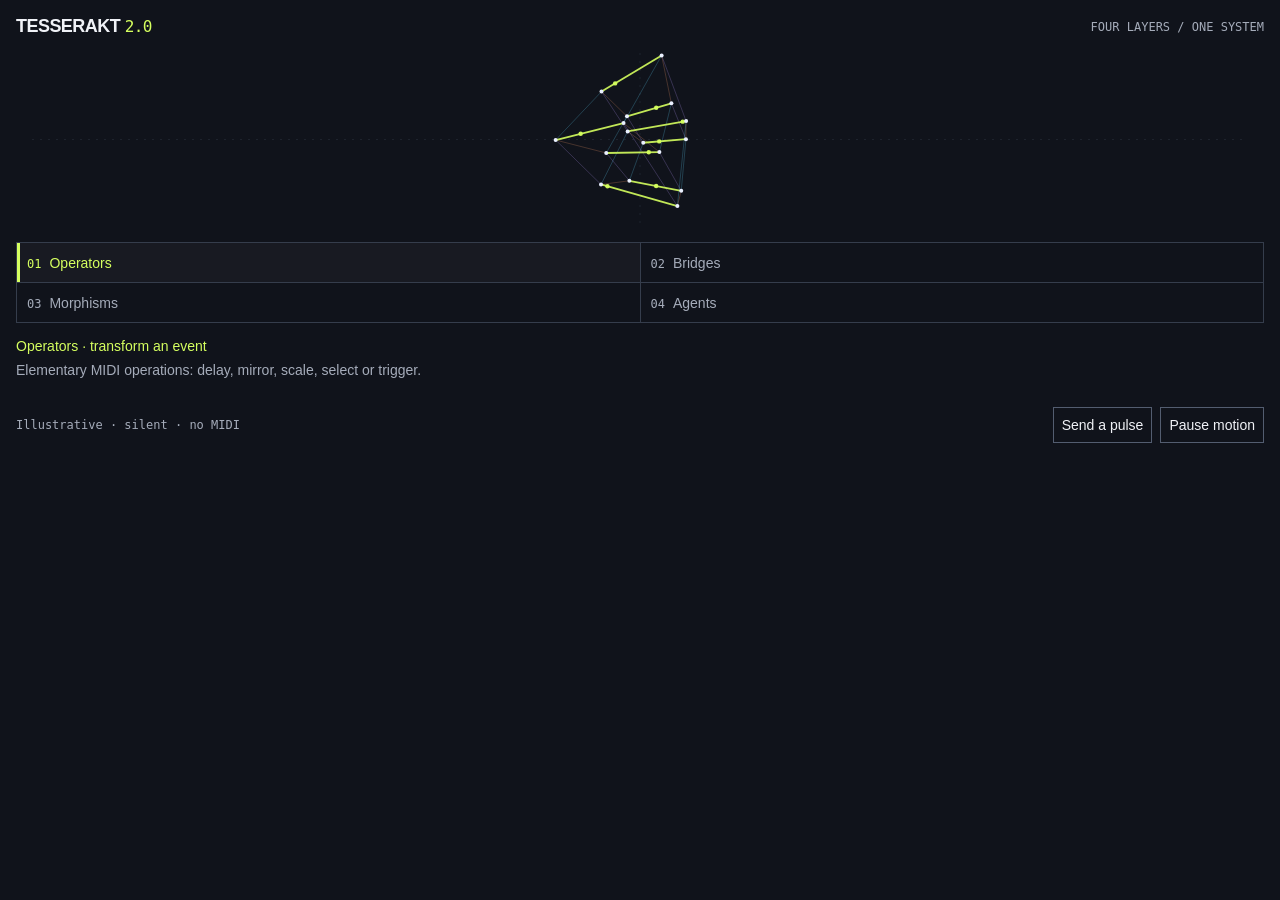
<file: portal/index.html>
<!doctype html>
<html lang="en"><head><meta charset="utf-8"><meta name="viewport" content="width=device-width,initial-scale=1"><title>Tesserakt 2.0 — interactive preview</title><style>
:root{color-scheme:dark;--operators:#d5ff5f;--bridges:#63d8ff;--morphisms:#bb9bff;--agents:#ff9e6b}*{box-sizing:border-box}body{margin:0;background:#10131b;color:#f0f2f7;font:16px Arial,Helvetica,sans-serif}.instrument{padding:16px}header{display:flex;justify-content:space-between;align-items:center;gap:12px}h1{font-size:18px;letter-spacing:-.03em;margin:0}h1 span{font:16px monospace;color:#d5ff5f}header>span{font:12px monospace;color:#a5acba}canvas{display:block;width:100%;height:205px;touch-action:pan-y}.layer-controls{display:grid;grid-template-columns:1fr 1fr;border-top:1px solid #353d4c;border-left:1px solid #353d4c}.layer-controls button{font:14px Arial,sans-serif;text-align:left;color:#a5acba;border:0;border-right:1px solid #353d4c;border-bottom:1px solid #353d4c;background:transparent;min-height:40px;padding:10px;cursor:pointer}.layer-controls span{font:12px monospace;margin-right:8px}.layer-controls button:nth-child(1){--layer:#d5ff5f}.layer-controls button:nth-child(2){--layer:#63d8ff}.layer-controls button:nth-child(3){--layer:#bb9bff}.layer-controls button:nth-child(4){--layer:#ff9e6b}.layer-controls button[aria-pressed=true]{color:var(--layer);background:#ffffff08;box-shadow:inset 3px 0 var(--layer)}.scene-caption{margin-top:14px;min-height:70px}.scene-caption strong{font-size:14px;font-weight:400;color:#d5ff5f}.scene-caption p{font-size:14px;line-height:1.4;color:#a5acba;margin:6px 0 14px}footer{display:flex;gap:8px;align-items:center;justify-content:space-between;flex-wrap:wrap}footer>span{font:12px/1.4 monospace;color:#a5acba}footer>div{display:flex;gap:8px}footer button{font:14px Arial,sans-serif;padding:8px;color:#f0f2f7;border:1px solid #535d70;background:transparent;cursor:pointer;min-height:36px}button:hover{background:#ffffff0c}button:focus-visible{outline:2px solid #d5ff5f;outline-offset:2px}button:disabled{opacity:.5;cursor:default}@media(max-width:350px){.instrument{padding:12px}canvas{height:170px}header>span{display:none}.scene-caption{min-height:84px}}
</style></head>
<body><main class="instrument" data-instrument><header><h1>TESSERAKT <span>2.0</span></h1><span>FOUR LAYERS / ONE SYSTEM</span></header>
<canvas role="img" aria-label="A tesseract projection. Select a layer to highlight a different set of connections."></canvas>
<div class="layer-controls" role="group" aria-label="Explore a layer"><button data-layer="0" type="button" aria-pressed="true"><span>01</span>Operators</button><button data-layer="1" type="button" aria-pressed="false"><span>02</span>Bridges</button><button data-layer="2" type="button" aria-pressed="false"><span>03</span>Morphisms</button><button data-layer="3" type="button" aria-pressed="false"><span>04</span>Agents</button></div>
<div class="scene-caption" aria-live="polite"><strong data-layer-title>Operators · transform an event</strong><p data-layer-description>Elementary MIDI operations: delay, mirror, scale, select or trigger.</p></div>
<footer><span>Illustrative · silent · no MIDI</span><div><button data-pulse type="button">Send a pulse</button><button data-motion type="button" aria-pressed="true">Pause motion</button></div></footer>
<noscript><p>Operators transform; bridges connect; morphisms articulate; agents organise.</p></noscript></main><script>/* Shared visual metaphor; no MIDI, audio, storage, imports or network requests. */
(() => {
  'use strict';
  const root = document.querySelector('[data-instrument]');
  if (!root) return;
  const canvas = root.querySelector('canvas'), ctx = canvas.getContext('2d');
  const buttons = [...root.querySelectorAll('[data-layer]')];
  const motionButton = root.querySelector('[data-motion]');
  const pulseButton = root.querySelector('[data-pulse]');
  const title = root.querySelector('[data-layer-title]');
  const description = root.querySelector('[data-layer-description]');
  const params = new URLSearchParams(location.search), token = params.get('prlToken');
  const embedded = window.parent !== window;
  const reduced = matchMedia('(prefers-reduced-motion: reduce)');
  const colours = ['#d5ff5f', '#63d8ff', '#bb9bff', '#ff9e6b'];
  const labels = [
    ['Operators · transform an event', 'Elementary MIDI operations: delay, mirror, scale, select or trigger.'],
    ['Bridges · connect different worlds', 'Translate and connect MIDI, OSC, sensors, notation and visual systems.'],
    ['Morphisms · articulate relationships', 'Shape transformations into patterns, gestures and structures over time.'],
    ['Agents · organise behaviour', 'Cue, prompt, repeat and coordinate processes across a performance.']
  ];
  // The 16 vertices and 32 edges of a tesseract; colour denotes edge dimension.
  const vertices = Array.from({length:16}, (_,i) => [0,1,2,3].map(d => (i >> d & 1) ? 1 : -1));
  const edges = [];
  vertices.forEach((_,i) => { for(let d=0;d<4;d++) { const j=i^(1<<d); if(j>i) edges.push([i,j,d]); } });
  let selected=0, phase=.65, pulse=0, width=320, height=300, raf=0, previous=0;
  let motion=!reduced.matches && params.get('motion')!=='off';
  let parentActive=params.get('motion')!=='off', inView=true, pointerX=0, pointerY=0;
  function rotate(v,a,b,t){const x=v[a],y=v[b];v[a]=x*Math.cos(t)-y*Math.sin(t);v[b]=x*Math.sin(t)+y*Math.cos(t);}
  function project(v){
    const p=[...v];
    rotate(p,0,3,phase*.31); rotate(p,1,2,.45+phase*.19);
    rotate(p,0,2,.5+pointerX*.35); rotate(p,1,3,.25+pointerY*.25);
    const w=3.5/(3.5-p[3]), z=5/(5-p[2]*w);
    return [p[0]*w*z,p[1]*w*z,p[2]];
  }
  function draw(){
    if(!ctx)return;
    ctx.clearRect(0,0,width,height);
    const projected=vertices.map(project);
    const scale=Math.min(width*.41/Math.max(...projected.map(p=>Math.abs(p[0]))),height*.41/Math.max(...projected.map(p=>Math.abs(p[1]))));
    const points=projected.map(p=>[width/2+p[0]*scale,height/2+p[1]*scale,p[2]]);
    // Quiet reference axes keep the moving projection spatially legible.
    ctx.strokeStyle='#48536444';ctx.lineWidth=1;ctx.setLineDash([2,6]);
    ctx.beginPath();ctx.moveTo(width/2,16);ctx.lineTo(width/2,height-16);ctx.moveTo(16,height/2);ctx.lineTo(width-16,height/2);ctx.stroke();ctx.setLineDash([]);
    for(const [a,b,d] of [...edges].sort((u,v)=>(u[2]===selected)-(v[2]===selected))){
      const p=points[a],q=points[b],focus=d===selected;
      ctx.globalAlpha=focus?.9:.23;ctx.strokeStyle=colours[d];ctx.lineWidth=focus?1.8:1;
      ctx.beginPath();ctx.moveTo(p[0],p[1]);ctx.lineTo(q[0],q[1]);ctx.stroke();
      if(focus){
        const t=((phase*.32+a*.071)%1+1)%1;
        const x=p[0]+(q[0]-p[0])*t,y=p[1]+(q[1]-p[1])*t;
        ctx.globalAlpha=.95;ctx.fillStyle=colours[d];ctx.beginPath();ctx.arc(x,y,2.2+pulse*1.6,0,Math.PI*2);ctx.fill();
      }
    }
    ctx.globalAlpha=1;
    for(const p of points){ctx.fillStyle='#eaf0ff';ctx.beginPath();ctx.arc(p[0],p[1],2,0,Math.PI*2);ctx.fill();}
    if(pulse>0){ctx.strokeStyle=colours[selected];ctx.globalAlpha=pulse*.3;ctx.lineWidth=1;ctx.beginPath();ctx.arc(width/2,height/2,(1-pulse)*Math.min(width,height)*.65+12,0,Math.PI*2);ctx.stroke();ctx.globalAlpha=1;}
  }
  function running(){return !!ctx && motion && parentActive && inView && !document.hidden;}
  function frame(t){
    raf=0;if(!running())return;
    if(!previous)previous=t;
    const delta=t-previous;
    if(delta>=1000/30){const dt=Math.min(delta,70)/1000;phase+=dt*.52;pulse=Math.max(0,pulse-dt*.8);previous=t;draw();}
    raf=requestAnimationFrame(frame);
  }
  function sync(){
    cancelAnimationFrame(raf);raf=0;previous=0;
    motionButton.textContent=motion?'Pause motion':'Enable motion';
    motionButton.setAttribute('aria-pressed',String(motion));
    motionButton.disabled=embedded&&!parentActive;
    draw();if(running())raf=requestAnimationFrame(frame);
  }
  function reportSize(){if(embedded)parent.postMessage({type:'prl:resize',token,height:Math.ceil(document.body.getBoundingClientRect().height)},'*');}
  function resize(){
    width=Math.max(1,canvas.clientWidth);height=Math.max(1,canvas.clientHeight);
    const ratio=Math.min(window.devicePixelRatio||1,1.75);
    canvas.width=Math.round(width*ratio);canvas.height=Math.round(height*ratio);
    if(ctx)ctx.setTransform(ratio,0,0,ratio,0,0);draw();reportSize();
  }
  buttons.forEach(button=>button.addEventListener('click',()=>{
    selected=Number(button.dataset.layer);
    buttons.forEach(b=>b.setAttribute('aria-pressed',String(b===button)));
    title.textContent=labels[selected][0];title.style.color=colours[selected];description.textContent=labels[selected][1];draw();reportSize();
  }));
  pulseButton.addEventListener('click',()=>{pulse=1;phase+=.3;draw();});
  motionButton.addEventListener('click',()=>{motion=!motion;sync();});
  canvas.addEventListener('pointermove',event=>{
    if(!running()||reduced.matches)return;
    const rect=canvas.getBoundingClientRect();pointerX=(event.clientX-rect.left)/rect.width-.5;pointerY=(event.clientY-rect.top)/rect.height-.5;
  });
  canvas.addEventListener('pointerleave',()=>{pointerX=0;pointerY=0;});
  window.addEventListener('message',event=>{
    if(!embedded||!token||event.source!==parent||event.data?.token!==token||event.data.type!=='prl:visibility'||typeof event.data.active!=='boolean')return;
    parentActive=event.data.active;sync();
  });
  reduced.addEventListener('change',()=>{if(reduced.matches)motion=false;sync();});
  document.addEventListener('visibilitychange',sync);
  window.addEventListener('pagehide',()=>{cancelAnimationFrame(raf);raf=0;});
  window.addEventListener('pageshow',sync);
  if('ResizeObserver' in window)new ResizeObserver(resize).observe(root);else window.addEventListener('resize',resize);
  if('IntersectionObserver' in window)new IntersectionObserver(entries=>{inView=entries[0].isIntersecting;sync();},{threshold:0}).observe(root);
  if(!ctx){canvas.hidden=true;pulseButton.disabled=true;motionButton.hidden=true;}
  resize();sync();
  if(embedded)parent.postMessage({type:'prl:ready',token},'*');
})();
</script></body></html>
</file>
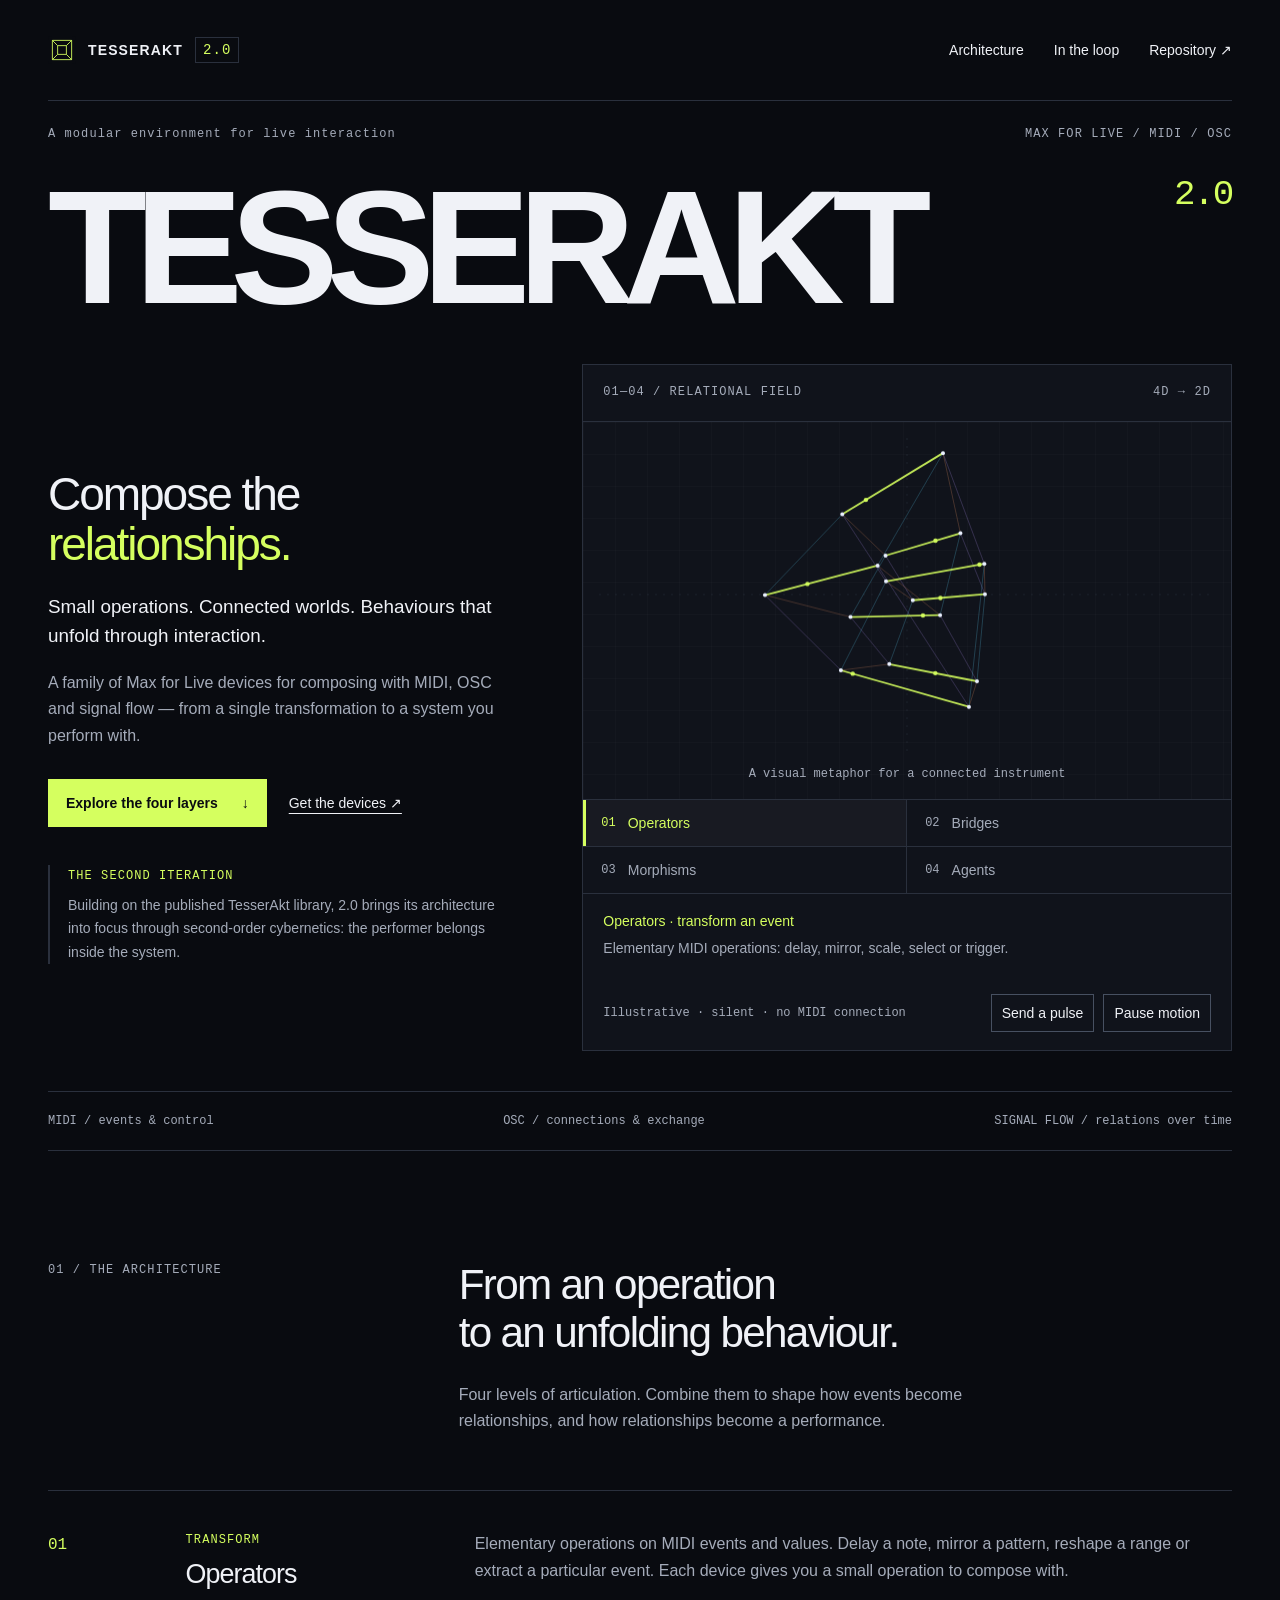
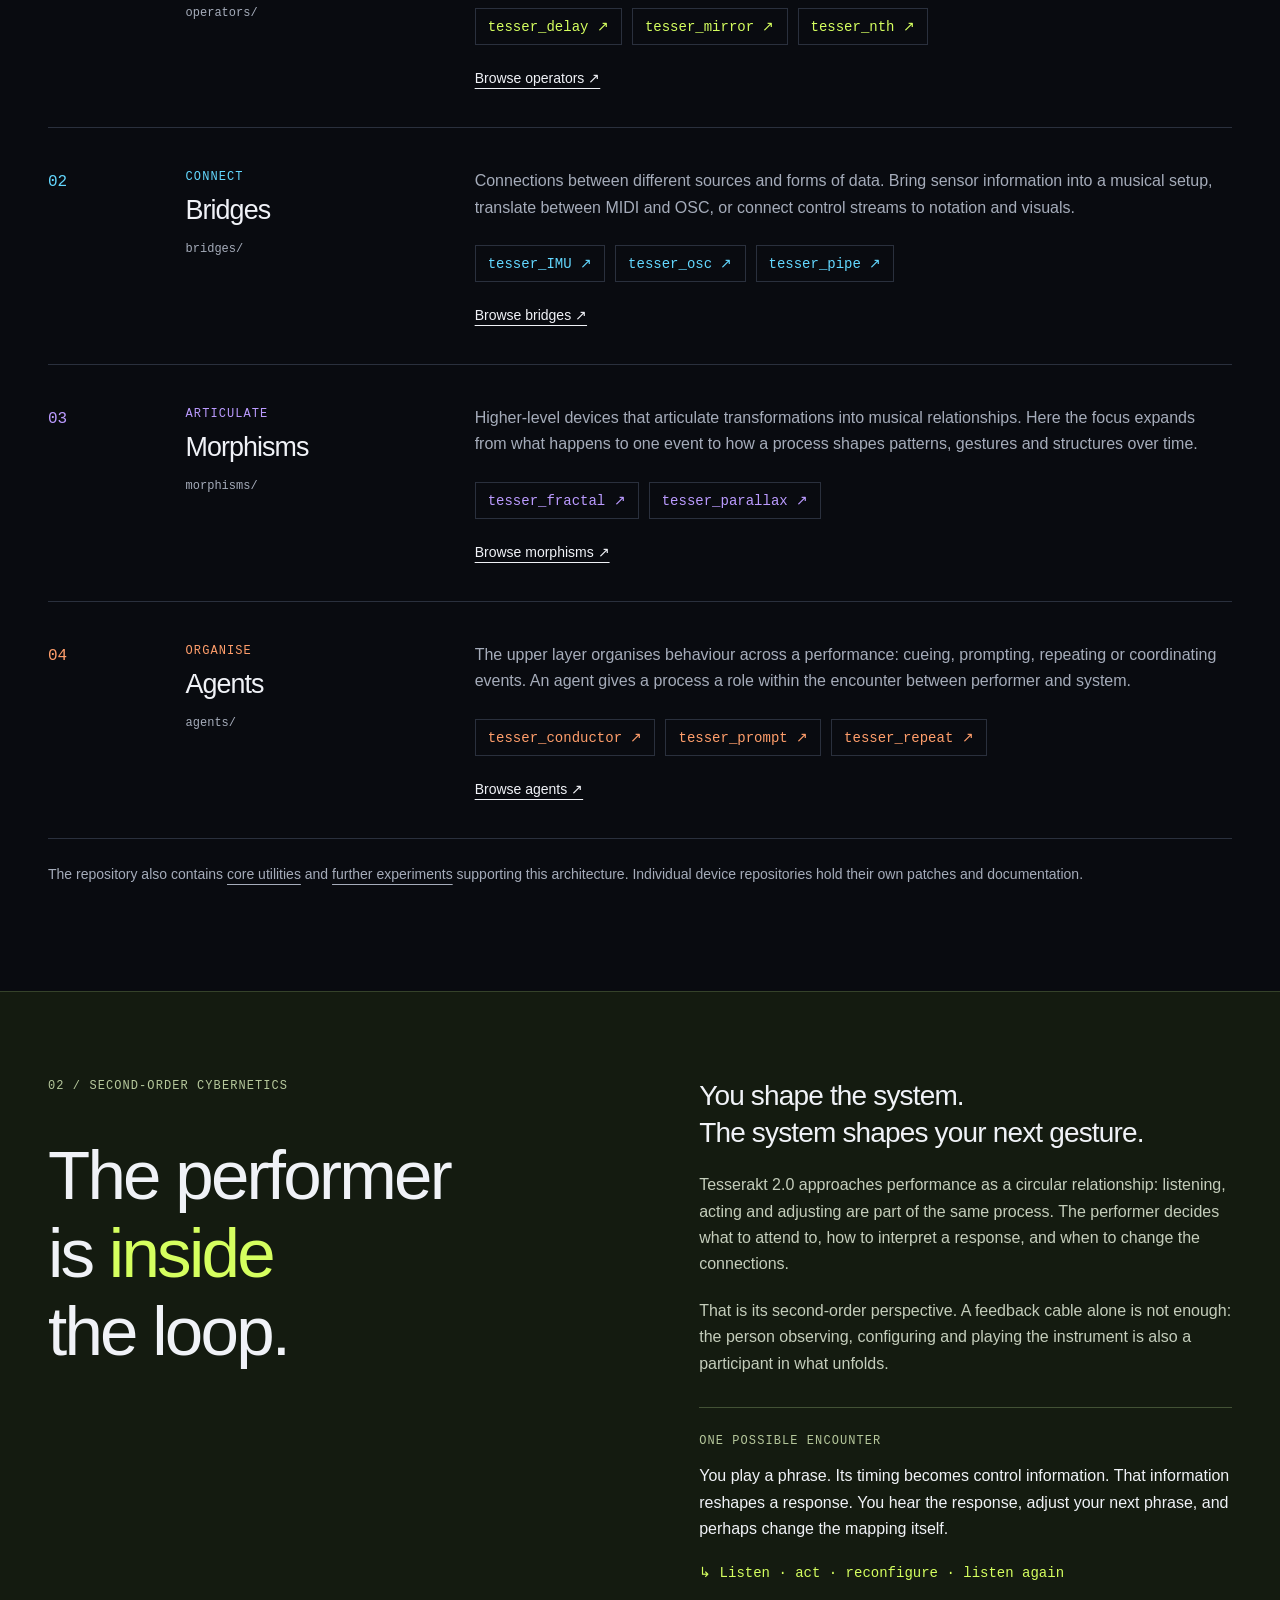
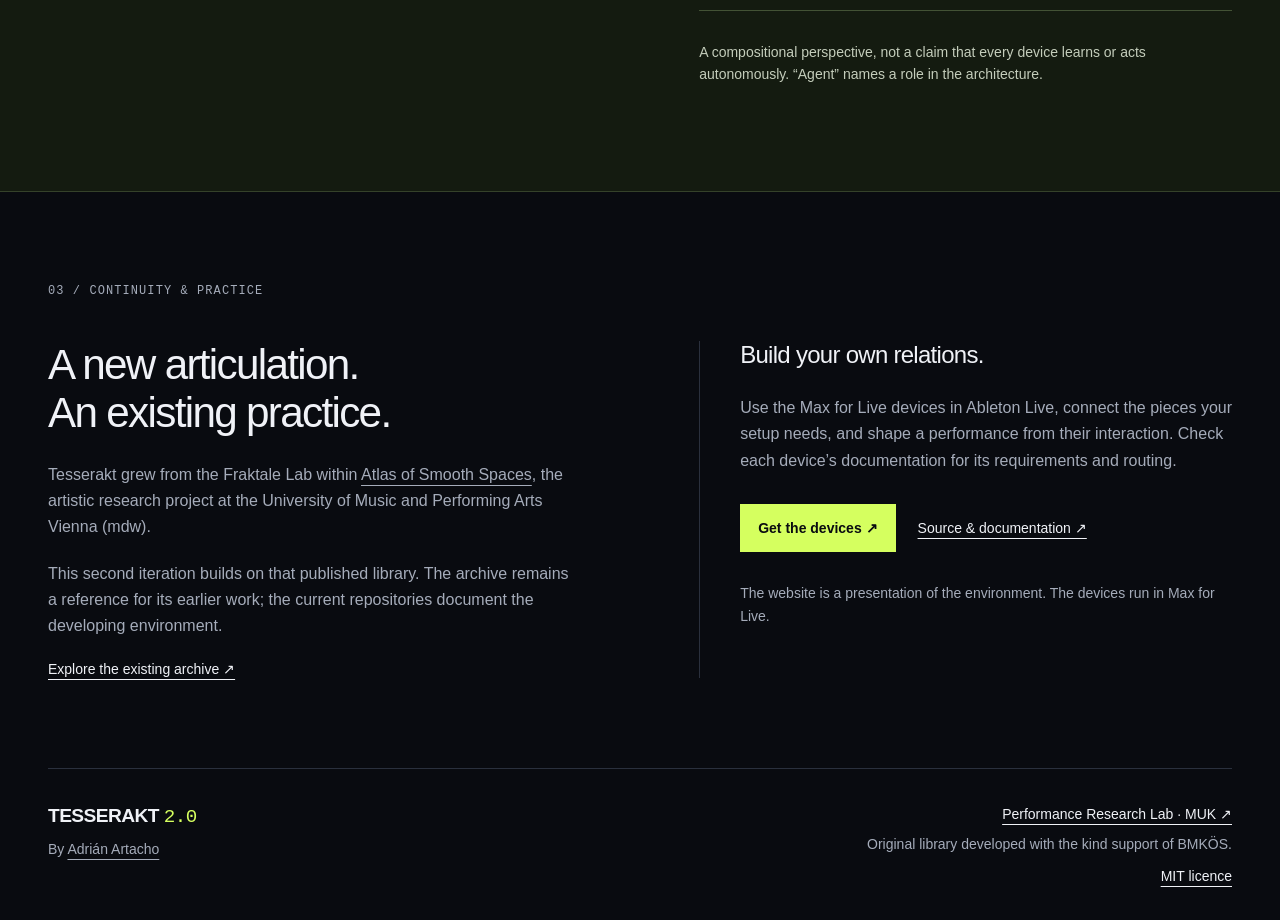
<file: site/index.html>
<!doctype html>
<html lang="en">
<head>
  <meta charset="utf-8">
  <meta name="viewport" content="width=device-width, initial-scale=1">
  <meta name="theme-color" content="#090b10">
  <meta name="description" content="Tesserakt 2.0: a modular Max for Live environment for MIDI, OSC and signal flow. Operators, bridges, morphisms and agents, with the performer inside the loop.">
  <title>Tesserakt 2.0 — Compose the relationships.</title>
  <link rel="icon" href="./mark.svg" type="image/svg+xml">
  <link rel="stylesheet" href="./style.css">
  <script src="./scene.js" defer></script>
</head>
<body>
  <a class="skip" href="#main">Skip to content</a>
  <header class="masthead wrap">
    <a class="identity" href="#" aria-label="Tesserakt home"><img src="./mark.svg" alt="" width="28" height="28"> TESSERAKT <span class="version">2.0</span></a>
    <nav aria-label="Main navigation"><a href="#architecture">Architecture</a><a href="#feedback">In the loop</a><a href="https://github.com/AdrianArtacho/TesserAkt">Repository <span aria-hidden="true">↗</span></a></nav>
  </header>
  <main id="main">
    <section class="hero wrap" aria-labelledby="title">
      <div class="eyebrow hero-eyebrow"><span>A modular environment for live interaction</span><span>MAX FOR LIVE / MIDI / OSC</span></div>
      <h1 id="title">TESSERAKT<span>2.0</span></h1>
      <div class="hero-grid">
        <div class="hero-copy">
          <h2>Compose the<br><em>relationships.</em></h2>
          <p>Small operations. Connected worlds. Behaviours that unfold through interaction.</p>
          <p class="muted">A family of Max for Live devices for composing with MIDI, OSC and signal flow — from a single transformation to a system you perform with.</p>
          <div class="actions"><a class="button primary" href="#architecture">Explore the four layers <span aria-hidden="true">↓</span></a><a class="text-link" href="https://drive.google.com/drive/folders/1xKV8zmSkW3-fa92KqxgBKAykPezw9UZ9?usp=sharing">Get the devices ↗</a></div>
          <div class="edition"><span class="eyebrow">THE SECOND ITERATION</span><p>Building on the published TesserAkt library, 2.0 brings its architecture into focus through second-order cybernetics: the performer belongs inside the system.</p></div>
        </div>
        <div class="instrument" data-instrument>
          <div class="instrument-header"><span class="eyebrow">01—04 / RELATIONAL FIELD</span><span class="eyebrow">4D → 2D</span></div>
          <div class="canvas-wrap"><canvas role="img" aria-label="A rotating projection of a four-dimensional cube. Four colours represent the four device layers. Select a layer to highlight its connections."></canvas><span class="canvas-note">A visual metaphor for a connected instrument</span></div>
          <div class="layer-controls" role="group" aria-label="Explore a layer">
            <button type="button" data-layer="0" aria-pressed="true"><span>01</span> Operators</button><button type="button" data-layer="1" aria-pressed="false"><span>02</span> Bridges</button><button type="button" data-layer="2" aria-pressed="false"><span>03</span> Morphisms</button><button type="button" data-layer="3" aria-pressed="false"><span>04</span> Agents</button>
          </div>
          <div class="scene-caption" aria-live="polite"><strong data-layer-title>Operators · transform an event</strong><p data-layer-description>Elementary MIDI operations: delay, mirror, scale, select or trigger.</p></div>
          <div class="scene-footer"><span>Illustrative · silent · no MIDI connection</span><div><button type="button" data-pulse>Send a pulse</button><button type="button" data-motion aria-pressed="true">Pause motion</button></div></div>
          <noscript><p>The four layers are explained below. Enable JavaScript for the interactive projection.</p></noscript>
        </div>
      </div>
      <div class="protocol-line"><span>MIDI / events & control</span><span>OSC / connections & exchange</span><span>SIGNAL FLOW / relations over time</span></div>
    </section>
    <section class="architecture wrap" id="architecture" aria-labelledby="architecture-title">
      <div class="section-heading"><p class="eyebrow">01 / THE ARCHITECTURE</p><div><h2 id="architecture-title">From an operation<br>to an unfolding behaviour.</h2><p>Four levels of articulation. Combine them to shape how events become relationships, and how relationships become a performance.</p></div></div>
      <article class="layer-row operators"><div class="layer-number">01</div><div><p class="eyebrow">TRANSFORM</p><h3>Operators</h3><code>operators/</code></div><div class="layer-body"><p>Elementary operations on MIDI events and values. Delay a note, mirror a pattern, reshape a range or extract a particular event. Each device gives you a small operation to compose with.</p><div class="device-links"><a href="https://github.com/AdrianArtacho/tesser_delay">tesser_delay ↗</a><a href="https://github.com/AdrianArtacho/tesser_mirror">tesser_mirror ↗</a><a href="https://github.com/AdrianArtacho/tesser_nth">tesser_nth ↗</a></div><a class="folder-link" href="https://github.com/AdrianArtacho/TesserAkt/tree/main/operators">Browse operators ↗</a></div></article>
      <article class="layer-row bridges"><div class="layer-number">02</div><div><p class="eyebrow">CONNECT</p><h3>Bridges</h3><code>bridges/</code></div><div class="layer-body"><p>Connections between different sources and forms of data. Bring sensor information into a musical setup, translate between MIDI and OSC, or connect control streams to notation and visuals.</p><div class="device-links"><a href="https://github.com/AdrianArtacho/tesser_IMU">tesser_IMU ↗</a><a href="https://github.com/AdrianArtacho/tesser_osc">tesser_osc ↗</a><a href="https://github.com/AdrianArtacho/tesser_pipe">tesser_pipe ↗</a></div><a class="folder-link" href="https://github.com/AdrianArtacho/TesserAkt/tree/main/bridges">Browse bridges ↗</a></div></article>
      <article class="layer-row morphisms"><div class="layer-number">03</div><div><p class="eyebrow">ARTICULATE</p><h3>Morphisms</h3><code>morphisms/</code></div><div class="layer-body"><p>Higher-level devices that articulate transformations into musical relationships. Here the focus expands from what happens to one event to how a process shapes patterns, gestures and structures over time.</p><div class="device-links"><a href="https://github.com/AdrianArtacho/tesser_fractal">tesser_fractal ↗</a><a href="https://github.com/AdrianArtacho/tesser_parallax">tesser_parallax ↗</a></div><a class="folder-link" href="https://github.com/AdrianArtacho/TesserAkt/tree/main/morphisms">Browse morphisms ↗</a></div></article>
      <article class="layer-row agents"><div class="layer-number">04</div><div><p class="eyebrow">ORGANISE</p><h3>Agents</h3><code>agents/</code></div><div class="layer-body"><p>The upper layer organises behaviour across a performance: cueing, prompting, repeating or coordinating events. An agent gives a process a role within the encounter between performer and system.</p><div class="device-links"><a href="https://github.com/AdrianArtacho/tesser_conductor">tesser_conductor ↗</a><a href="https://github.com/AdrianArtacho/tesser_prompt">tesser_prompt ↗</a><a href="https://github.com/AdrianArtacho/tesser_repeat">tesser_repeat ↗</a></div><a class="folder-link" href="https://github.com/AdrianArtacho/TesserAkt/tree/main/agents">Browse agents ↗</a></div></article>
      <p class="architecture-note">The repository also contains <a href="https://github.com/AdrianArtacho/TesserAkt/tree/main/core">core utilities</a> and <a href="https://github.com/AdrianArtacho/TesserAkt/tree/main/other">further experiments</a> supporting this architecture. Individual device repositories hold their own patches and documentation.</p>
    </section>
    <section class="feedback" id="feedback" aria-labelledby="feedback-title"><div class="wrap feedback-grid">
      <div><p class="eyebrow">02 / SECOND-ORDER CYBERNETICS</p><h2 id="feedback-title">The performer<br>is <em>inside</em><br>the loop.</h2></div>
      <div class="feedback-copy"><p class="large">You shape the system.<br>The system shapes your next gesture.</p><p>Tesserakt 2.0 approaches performance as a circular relationship: listening, acting and adjusting are part of the same process. The performer decides what to attend to, how to interpret a response, and when to change the connections.</p><p>That is its second-order perspective. A feedback cable alone is not enough: the person observing, configuring and playing the instrument is also a participant in what unfolds.</p><div class="loop-example"><p class="eyebrow">ONE POSSIBLE ENCOUNTER</p><p>You play a phrase. Its timing becomes control information. That information reshapes a response. You hear the response, adjust your next phrase, and perhaps change the mapping itself.</p><span class="loop-return">↳ Listen · act · reconfigure · listen again</span></div><p class="small muted">A compositional perspective, not a claim that every device learns or acts autonomously. “Agent” names a role in the architecture.</p></div>
    </div></section>
    <section class="about wrap" id="about"><p class="eyebrow">03 / CONTINUITY & PRACTICE</p><div class="about-grid"><div><h2>A new articulation.<br>An existing practice.</h2><p>Tesserakt grew from the Fraktale Lab within <a href="https://www.the-smooth.space/">Atlas of Smooth Spaces</a>, the artistic research project at the University of Music and Performing Arts Vienna (mdw).</p><p>This second iteration builds on that published library. The archive remains a reference for its earlier work; the current repositories document the developing environment.</p><a class="text-link" href="https://doi.org/10.5281/zenodo.17379257">Explore the existing archive ↗</a></div><div class="access"><h3>Build your own relations.</h3><p>Use the Max for Live devices in Ableton Live, connect the pieces your setup needs, and shape a performance from their interaction. Check each device’s documentation for its requirements and routing.</p><div class="actions"><a class="button primary" href="https://drive.google.com/drive/folders/1xKV8zmSkW3-fa92KqxgBKAykPezw9UZ9?usp=sharing">Get the devices ↗</a><a class="text-link" href="https://github.com/AdrianArtacho/TesserAkt">Source & documentation ↗</a></div><p class="small muted">The website is a presentation of the environment. The devices run in Max for Live.</p></div></div></section>
  </main>
  <footer class="wrap site-footer"><div><strong>TESSERAKT <span>2.0</span></strong><p>By <a href="https://muk.ac.at/studienangebot/lehrende/details/adrian-artacho.html">Adrián Artacho</a></p></div><div><a href="https://muk-research.github.io/PORTAL/">Performance Research Lab · MUK ↗</a><p class="small">Original library developed with the kind support of BMKÖS.</p><a class="small" href="https://github.com/AdrianArtacho/TesserAkt/blob/main/LICENSE">MIT licence</a></div></footer>
</body>
</html>
</file>
<file: site/style.css>
:root{color-scheme:dark;--bg:#090b10;--panel:#10131b;--ink:#f0f2f7;--muted:#a5acba;--line:#2a303d;--operators:#d5ff5f;--bridges:#63d8ff;--morphisms:#bb9bff;--agents:#ff9e6b;font-family:Arial,Helvetica,sans-serif;font-size:16px;scroll-behavior:smooth;scroll-padding-top:1.5rem}*{box-sizing:border-box}body{margin:0;background:var(--bg);color:var(--ink)}a{color:inherit;text-underline-offset:5px}a:hover{color:var(--operators)}button,a{-webkit-tap-highlight-color:transparent}button{font:inherit;cursor:pointer}button:focus-visible,a:focus-visible{outline:2px solid var(--operators);outline-offset:5px}button:disabled{cursor:default;opacity:.5}.wrap{max-width:1500px;width:calc(100% - 96px);margin-inline:auto}.masthead{min-height:100px;display:flex;align-items:center;justify-content:space-between;gap:24px}.identity{display:flex;align-items:center;gap:12px;text-decoration:none;font-size:.875rem;font-weight:700;letter-spacing:.08em}.version{font-family:monospace;color:var(--operators);border:1px solid var(--line);padding:4px 7px;font-weight:400}.masthead nav{display:flex;gap:30px;font-size:.875rem}.masthead nav a{text-decoration:none}.eyebrow{font-family:monospace;font-size:.75rem;letter-spacing:.09em;line-height:1.6;font-weight:400}.hero{border-top:1px solid var(--line)}.hero-eyebrow{display:flex;justify-content:space-between;gap:20px;color:var(--muted);margin-top:24px}.hero h1{font-size:clamp(3.8rem,12.65vw,12rem);letter-spacing:-.075em;line-height:1.15;margin:10px 0 24px;font-weight:700;display:flex;align-items:flex-start;justify-content:space-between}.hero h1>span{font:clamp(1.1rem,2.8vw,2.8rem) monospace;letter-spacing:-.06em;line-height:2.3;color:var(--operators)}.hero-grid{display:grid;grid-template-columns:.82fr 1.18fr;gap:7%;align-items:center;padding-bottom:40px}.hero-copy h2{font-size:clamp(2.3rem,3.6vw,3.9rem);font-weight:400;letter-spacing:-.045em;line-height:1.08;margin:18px 0 24px}em{font-style:normal;color:var(--operators)}p{font-size:1rem;line-height:1.65;margin:0 0 20px}.hero-copy>p:first-of-type{font-size:1.18rem;line-height:1.5;max-width:31rem}.muted{color:var(--muted)}.actions{display:flex;align-items:center;flex-wrap:wrap;gap:22px;margin:30px 0}.button{display:inline-flex;align-items:center;justify-content:space-between;gap:24px;min-height:48px;padding:14px 18px;text-decoration:none;font-size:.875rem;font-weight:700}.button.primary{background:var(--operators);color:var(--bg)}.button.primary:hover{background:#e2ff94}.text-link{font-size:.875rem}.edition{border-left:2px solid var(--line);padding-left:18px;max-width:32rem;margin-top:38px}.edition .eyebrow{color:var(--operators)}.edition p{font-size:.875rem;color:var(--muted);margin:8px 0 0;line-height:1.65}.instrument{background:var(--panel);border:1px solid var(--line);min-width:0}.instrument-header{display:flex;justify-content:space-between;gap:10px;padding:18px 20px;color:var(--muted);border-bottom:1px solid var(--line)}.canvas-wrap{position:relative;background-image:linear-gradient(#ffffff04 1px,transparent 1px),linear-gradient(90deg,#ffffff04 1px,transparent 1px);background-size:32px 32px}.instrument canvas{display:block;width:100%;height:clamp(265px,27vw,405px);touch-action:pan-y}.canvas-note{display:block;text-align:center;font: .75rem monospace;color:var(--muted);padding:0 15px 18px}.layer-controls{display:grid;grid-template-columns:1fr 1fr;border-top:1px solid var(--line)}.layer-controls button{display:flex;align-items:center;gap:12px;padding:14px 18px;text-align:left;background:transparent;border:0;border-bottom:1px solid var(--line);color:var(--muted);font-size:.875rem;min-height:47px}.layer-controls button:nth-child(odd){border-right:1px solid var(--line)}.layer-controls button span{font: .75rem monospace}.layer-controls button:nth-child(1){--layer:var(--operators)}.layer-controls button:nth-child(2){--layer:var(--bridges)}.layer-controls button:nth-child(3){--layer:var(--morphisms)}.layer-controls button:nth-child(4){--layer:var(--agents)}.layer-controls button[aria-pressed=true]{color:var(--layer);background:#ffffff08;box-shadow:inset 3px 0 var(--layer)}.layer-controls button:hover{color:var(--ink);background:#ffffff08}.scene-caption{padding:18px 20px 0;min-height:100px}.scene-caption strong{font-size:.875rem;font-weight:400;color:var(--operators)}.scene-caption p{font-size:.875rem;color:var(--muted);margin:8px 0 16px;line-height:1.5}.scene-footer{display:flex;flex-wrap:wrap;align-items:center;justify-content:space-between;gap:15px;padding:0 20px 18px}.scene-footer>span{font: .75rem/1.5 monospace;color:var(--muted)}.scene-footer>div{display:flex;gap:9px;flex-wrap:wrap}.scene-footer button{background:transparent;border:1px solid #475061;color:var(--ink);font-size:.875rem;min-height:38px;padding:8px 10px}.scene-footer button:hover{border-color:var(--ink)}.protocol-line{display:flex;flex-wrap:wrap;justify-content:space-between;border-block:1px solid var(--line);padding:20px 0;gap:18px;font: .75rem/1.5 monospace;color:var(--muted)}.architecture{padding-top:110px;padding-bottom:85px}.section-heading{display:grid;grid-template-columns:1fr 2fr;gap:24px;margin-bottom:56px}.section-heading>.eyebrow{color:var(--muted)}h2{font-size:clamp(2rem,3.3vw,3.2rem);line-height:1.13;letter-spacing:-.04em;font-weight:400;margin:0 0 25px}.section-heading div p{max-width:37rem;color:var(--muted);margin-bottom:0}.layer-row{display:grid;grid-template-columns:.3fr .7fr 2fr;gap:24px;padding:40px 0;border-top:1px solid var(--line);--layer:var(--operators)}.layer-number{font-family:monospace;font-size:1rem;color:var(--layer);padding-top:5px}.layer-row .eyebrow{color:var(--layer);margin:0 0 8px}.layer-row h3{font-size:clamp(1.5rem,2.1vw,2rem);font-weight:400;letter-spacing:-.035em;margin:0 0 12px}.layer-row code{font:.75rem monospace;color:var(--muted)}.layer-body>p{max-width:47rem;color:var(--muted)}.bridges{--layer:var(--bridges)}.morphisms{--layer:var(--morphisms)}.agents{--layer:var(--agents)}.device-links{display:flex;flex-wrap:wrap;gap:10px;margin:24px 0}.device-links a{font:.875rem monospace;color:var(--layer);padding:9px 12px;border:1px solid var(--line);text-decoration:none}.device-links a:hover{background:#ffffff09;border-color:var(--layer)}.folder-link{font-size:.875rem}.architecture-note{padding-top:24px;border-top:1px solid var(--line);font-size:.875rem;color:var(--muted);max-width:100%}.feedback{background:#141b10;border-block:1px solid #35422a;padding:85px 0}.feedback-grid{display:grid;grid-template-columns:1fr 1fr;gap:10%}.feedback .eyebrow{color:#b6c89c}.feedback h2{font-size:clamp(2.6rem,5.4vw,5.4rem);margin:40px 0 0}.feedback-copy>p{color:#c4cdbb}.feedback-copy .large{font-size:1.75rem;line-height:1.35;color:var(--ink);letter-spacing:-.03em}.loop-example{border-block:1px solid #435235;margin:30px 0;padding:24px 0}.loop-example .eyebrow{margin-bottom:12px}.loop-return{color:var(--operators);font:.875rem/1.7 monospace}.small{font-size:.875rem;line-height:1.6}.about{padding-block:90px}.about>.eyebrow{margin-bottom:40px;color:var(--muted)}.about-grid{display:grid;grid-template-columns:1fr 1fr;gap:10%}.about-grid p{color:var(--muted)}.access{border-left:1px solid var(--line);padding-left:40px}.access h3{font-size:1.5rem;font-weight:400;margin:0 0 26px;letter-spacing:-.03em}.site-footer{border-top:1px solid var(--line);padding-block:36px;display:flex;gap:25px;justify-content:space-between}.site-footer strong{font-size:1.2rem;letter-spacing:-.03em}.site-footer strong span{color:var(--operators);font-family:monospace;font-weight:400}.site-footer p{font-size:.875rem;margin:10px 0;color:var(--muted)}.site-footer>div:last-child{text-align:right}.site-footer>div:last-child>a{font-size:.875rem}.skip{position:fixed;top:10px;left:10px;transform:translateY(-200%);background:var(--operators);color:#090b10;padding:16px;z-index:10}.skip:focus{transform:none}noscript p{padding:0 20px;font-size:.875rem}
@media(min-width:1650px){.hero h1{font-size:12rem}}
@media(max-width:1000px){.wrap{width:calc(100% - 48px)}.hero-grid{gap:4%;grid-template-columns:1fr 1fr}.hero-copy h2{font-size:2.5rem}.hero h1{font-size:12.7vw}.layer-row{grid-template-columns:45px 180px 1fr}.section-heading{grid-template-columns:249px 1fr}.device-links a{font-size:.8125rem}.feedback-grid,.about-grid{gap:6%}.scene-caption{min-height:120px}.access{padding-left:25px}}
@media(max-width:720px){.wrap{width:calc(100% - 36px)}.masthead{min-height:86px;gap:20px;align-items:flex-start;padding-block:20px;flex-wrap:wrap}.masthead nav{gap:20px;font-size:.875rem}.identity{font-size:.8125rem}.hero-eyebrow{display:block;font-size:.75rem}.hero-eyebrow>span:last-child{display:block;margin-top:8px}.hero h1{font-size:12.4vw;margin:20px 0}.hero h1>span{font-size:1.1rem}.hero-grid{grid-template-columns:1fr;gap:30px}.hero-copy h2{font-size:2.75rem}.edition{margin-top:28px}.instrument canvas{height:300px}.scene-caption{min-height:100px}.protocol-line{font-size:.75rem}.architecture{padding-block:60px 40px}.section-heading{grid-template-columns:1fr;gap:12px;margin-bottom:35px}.layer-row{grid-template-columns:32px 1fr;gap:14px;padding-block:28px}.layer-body{grid-column:2}.layer-row h3{font-size:2rem}.layer-body p{margin-top:8px}.device-links{gap:8px;margin-block:18px}.device-links a{font-size:.875rem;overflow-wrap:anywhere}.feedback{padding-block:50px}.feedback-grid,.about-grid{grid-template-columns:1fr;gap:35px}.feedback h2{font-size:3.2rem;margin-top:20px}.feedback-copy .large{font-size:1.5rem}.about{padding-block:55px}.access{border-left:0;border-top:1px solid var(--line);padding:30px 0 0}.site-footer{flex-direction:column;gap:22px}.site-footer>div:last-child{text-align:left}}
@media(prefers-reduced-motion:reduce){:root{scroll-behavior:auto}}
</file>
